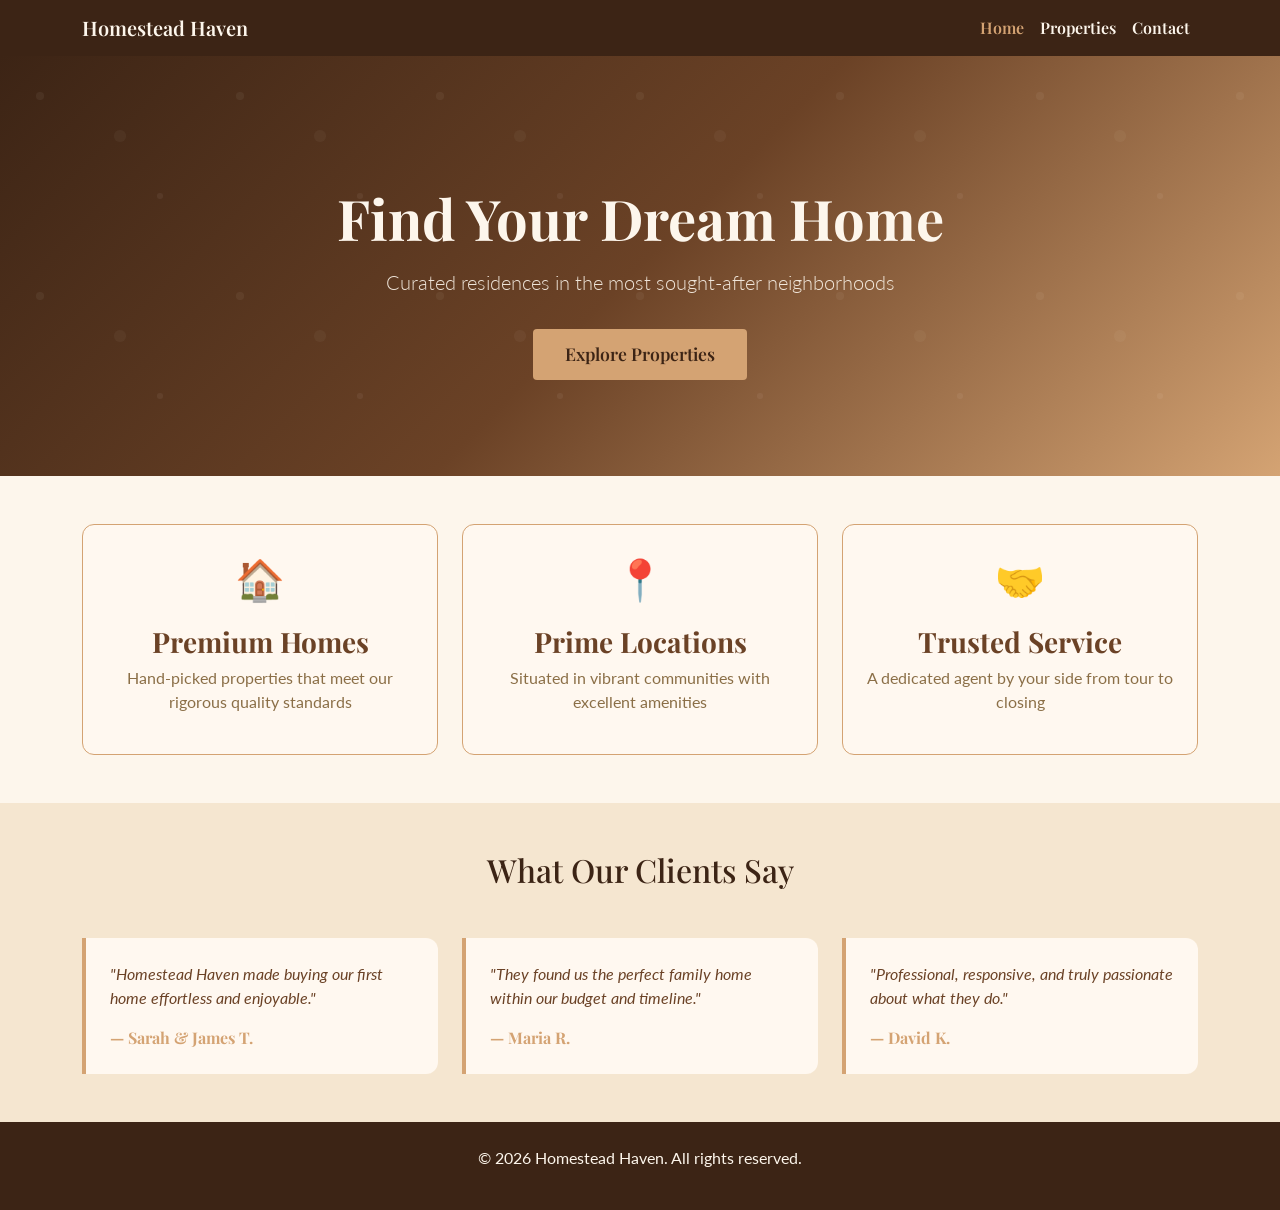
<file: index.html>
<!DOCTYPE html>
<html lang="en">
<head>
  <meta charset="UTF-8" />
  <meta name="viewport" content="width=device-width, initial-scale=1.0" />
  <title>Homestead Haven - Home</title>
  <link href="https://cdn.jsdelivr.net/npm/bootstrap@5.3.3/dist/css/bootstrap.min.css" rel="stylesheet" />
  <link href="https://fonts.googleapis.com/css2?family=Playfair+Display:wght@400;600;700&family=Lato:wght@300;400;700&display=swap" rel="stylesheet" />
  <link rel="stylesheet" href="shared.css">
  <link rel="stylesheet" href="home.css" >
</head>
<body class="home-page">
  <nav class="navbar navbar-expand-lg">
    <div class="container">
      <a class="navbar-brand" href="/pages/home.html">Homestead Haven</a>
      <button class="navbar-toggler" type="button" data-bs-toggle="collapse" data-bs-target="#navMenu">
        <span class="navbar-toggler-icon"></span>
      </button>
      <div class="collapse navbar-collapse" id="navMenu">
        <ul class="navbar-nav ms-auto">
          <li class="nav-item"><a class="nav-link active" href="index.html">Home</a></li>
          <li class="nav-item"><a class="nav-link" href="properties.html">Properties</a></li>
          <li class="nav-item"><a class="nav-link" href="contact.html">Contact</a></li>
        </ul>
      </div>
    </div>
  </nav>

  <header class="hero">
    <div class="container text-center">
      <h1 class="hero-title">Find Your Dream Home</h1>
      <p class="hero-sub">Curated residences in the most sought-after neighborhoods</p>
      <a href="/pages/properties.html" class="btn hero-btn">Explore Properties</a>
    </div>
  </header>

  <section class="features py-5">
    <div class="container">
      <div class="row g-4 text-center">
        <div class="col-md-4">
          <div class="feature-card p-4">
            <div class="feature-icon mb-3">&#127968;</div>
            <h3>Premium Homes</h3>
            <p>Hand-picked properties that meet our rigorous quality standards</p>
          </div>
        </div>
        <div class="col-md-4">
          <div class="feature-card p-4">
            <div class="feature-icon mb-3">&#128205;</div>
            <h3>Prime Locations</h3>
            <p>Situated in vibrant communities with excellent amenities</p>
          </div>
        </div>
        <div class="col-md-4">
          <div class="feature-card p-4">
            <div class="feature-icon mb-3">&#129309;</div>
            <h3>Trusted Service</h3>
            <p>A dedicated agent by your side from tour to closing</p>
          </div>
        </div>
      </div>
    </div>
  </section>

  <section class="testimonials py-5">
    <div class="container">
      <h2 class="text-center mb-5">What Our Clients Say</h2>
      <div class="row g-4">
        <div class="col-md-4">
          <div class="testimonial-card p-4">
            <p>"Homestead Haven made buying our first home effortless and enjoyable."</p>
            <div class="author">— Sarah & James T.</div>
          </div>
        </div>
        <div class="col-md-4">
          <div class="testimonial-card p-4">
            <p>"They found us the perfect family home within our budget and timeline."</p>
            <div class="author">— Maria R.</div>
          </div>
        </div>
        <div class="col-md-4">
          <div class="testimonial-card p-4">
            <p>"Professional, responsive, and truly passionate about what they do."</p>
            <div class="author">— David K.</div>
          </div>
        </div>
      </div>
    </div>
  </section>

  <footer class="site-footer py-4 text-center">
    <div class="container">
      <p>&copy; 2026 Homestead Haven. All rights reserved.</p>
    </div>
  </footer>

  <script src="https://cdn.jsdelivr.net/npm/bootstrap@5.3.3/dist/js/bootstrap.bundle.min.js"></script>
</body>
</html>
</file>
<file: shared.css>
* {
  margin: 0;
  padding: 0;
  box-sizing: border-box;
}

body {
  min-height: 100vh;
  display: flex;
  flex-direction: column;
}

.site-footer {
  margin-top: auto;
}
</file>
<file: home.css>
.home-page {
  --bg-primary: #FDF6EC;
  --bg-secondary: #F5E6D0;
  --bg-accent: #D4A373;
  --text-primary: #3C2415;
  --text-secondary: #6B4226;
  --text-muted: #8B6F47;
  --border-color: #D4A373;
  --card-bg: #FFF8F0;
  --nav-bg: #3C2415;
  --nav-text: #FDF6EC;
  --hero-bg: #3C2415;

  font-family: 'Lato', sans-serif;
  background-color: var(--bg-primary);
  color: var(--text-primary);
}

.home-page h1, .home-page h2, .home-page h3 {
  font-family: 'Playfair Display', serif;
}

.home-page .navbar {
  background-color: var(--nav-bg) !important;
}

.home-page .navbar-brand,
.home-page .nav-link {
  color: var(--nav-text) !important;
  font-family: 'Playfair Display', serif;
  font-weight: 600;
}

.home-page .nav-link:hover,
.home-page .nav-link.active {
  color: var(--bg-accent) !important;
}

.home-page .navbar-toggler-icon {
  filter: invert(1);
}

.home-page .hero {
  background: linear-gradient(135deg, #3C2415 0%, #6B4226 50%, #D4A373 100%);
  color: #FDF6EC;
  padding: 8rem 0 6rem;
  position: relative;
  overflow: hidden;
}

.home-page .hero::before {
  content: '';
  position: absolute;
  top: 0; left: 0; right: 0; bottom: 0;
  background: url('data:image/svg+xml,<svg xmlns="http://www.w3.org/2000/svg" viewBox="0 0 100 100"><circle cx="20" cy="20" r="2" fill="rgba(253,246,236,0.05)"/><circle cx="60" cy="40" r="3" fill="rgba(253,246,236,0.04)"/><circle cx="80" cy="70" r="1.5" fill="rgba(253,246,236,0.06)"/></svg>');
  background-size: 200px;
  animation: drift 20s linear infinite;
}

@keyframes drift {
  0% { transform: translateY(0); }
  100% { transform: translateY(-200px); }
}

.home-page .hero-title {
  font-size: 3.5rem;
  font-weight: 700;
  margin-bottom: 1rem;
  position: relative;
}

.home-page .hero-sub {
  font-size: 1.25rem;
  font-weight: 300;
  margin-bottom: 2rem;
  opacity: 0.9;
  position: relative;
}

.home-page .hero-btn {
  background-color: var(--bg-accent);
  color: var(--text-primary);
  border: none;
  padding: 0.75rem 2rem;
  font-family: 'Playfair Display', serif;
  font-weight: 600;
  font-size: 1.1rem;
  border-radius: 4px;
  transition: all 0.3s ease;
  position: relative;
}

.home-page .hero-btn:hover {
  background-color: #FFF8F0;
  color: var(--text-primary);
  transform: translateY(-2px);
  box-shadow: 0 4px 15px rgba(0,0,0,0.2);
}

.home-page .feature-card {
  background-color: var(--card-bg);
  border: 1px solid var(--border-color);
  border-radius: 12px;
  transition: transform 0.3s ease, box-shadow 0.3s ease;
}

.home-page .feature-card:hover {
  transform: translateY(-5px);
  box-shadow: 0 8px 25px rgba(60,36,21,0.15);
}

.home-page .feature-icon {
  font-size: 2.5rem;
}

.home-page .feature-card h3 {
  color: var(--text-secondary);
  font-weight: 700;
}

.home-page .feature-card p {
  color: var(--text-muted);
}

.home-page .testimonials {
  background-color: var(--bg-secondary);
}

.home-page .testimonial-card {
  background-color: var(--card-bg);
  border-left: 4px solid var(--bg-accent);
  border-radius: 0 12px 12px 0;
  transition: transform 0.3s ease;
}

.home-page .testimonial-card:hover {
  transform: translateX(5px);
}

.home-page .testimonial-card p {
  font-style: italic;
  color: var(--text-secondary);
}

.home-page .author {
  color: var(--bg-accent);
  font-weight: 700;
  font-family: 'Playfair Display', serif;
  margin-top: 0.75rem;
}

.home-page .site-footer {
  background-color: var(--nav-bg);
  color: var(--nav-text);
}
</file>
